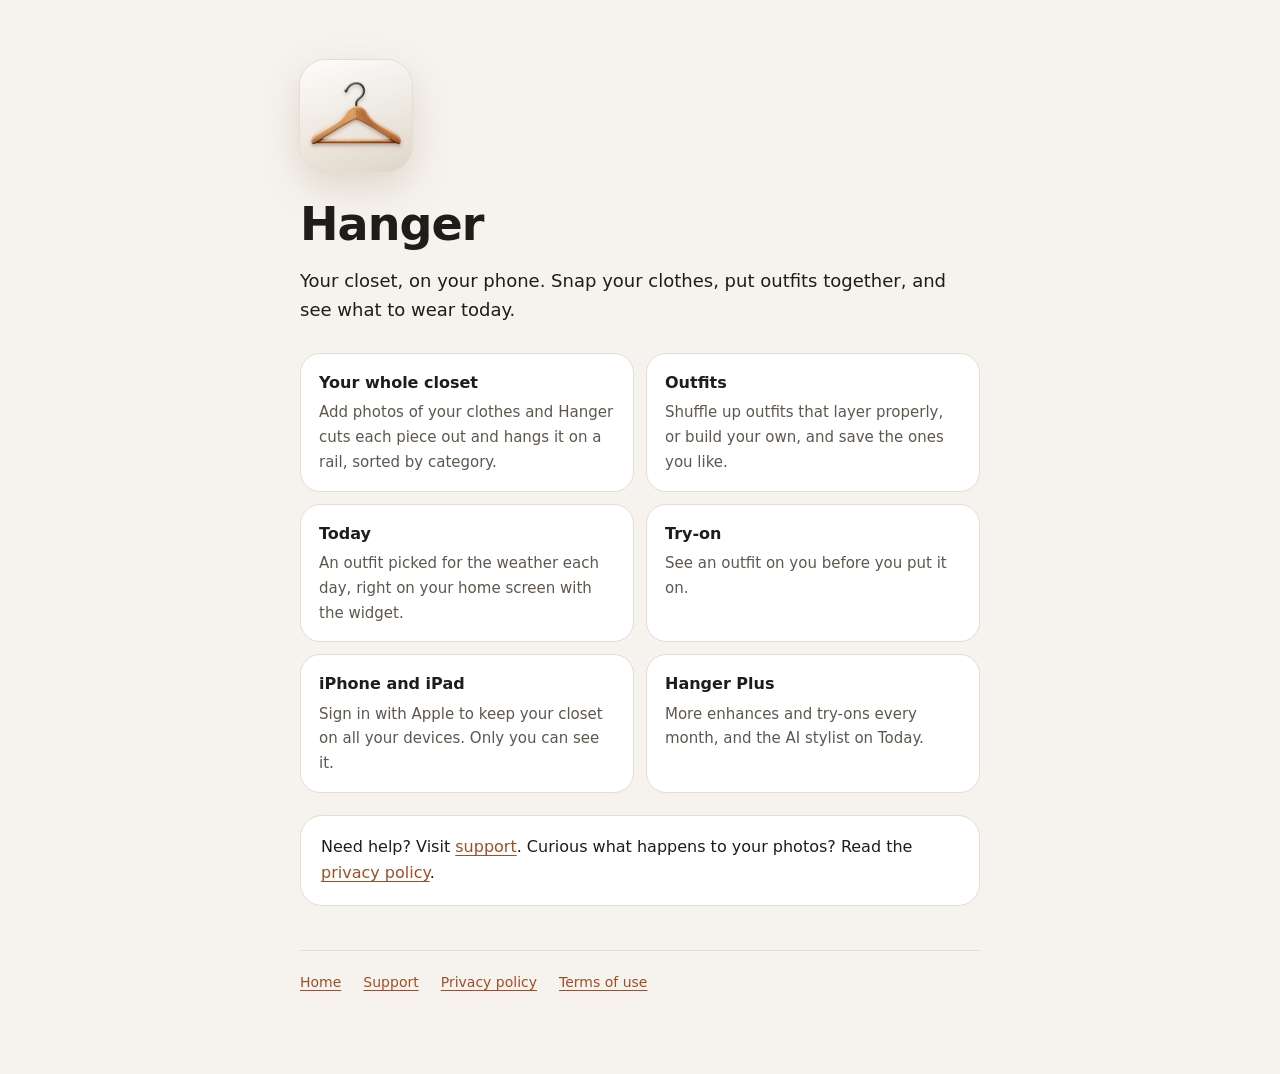
<file: index.html>
<!doctype html>
<html lang="en-CA"><head><meta charset="utf-8"><meta name="viewport" content="width=device-width,initial-scale=1">
<title>Hanger: your closet on your phone</title>
<meta name="description" content="Hanger puts your closet on your iPhone and iPad: photos of your clothes, outfits for the weather, and try-on to see them on you.">
<meta name="theme-color" content="#F6F3EE">
<meta name="color-scheme" content="light">
<link rel="icon" type="image/png" href="icon.png">
<link rel="apple-touch-icon" href="icon.png">
<link rel="stylesheet" href="style.css">
</head>
<body><a class="skip" href="#main">Skip to content</a><main id="main">

<div class="hero">
<img class="icon" src="icon.png" alt="Hanger app icon" width="112" height="112">
<h1>Hanger</h1>
<p class="lead">Your closet, on your phone. Snap your clothes, put outfits together, and see what to wear today.</p>
</div>

<div class="grid">
<div class="tile"><h3>Your whole closet</h3><p>Add photos of your clothes and Hanger cuts each piece out and hangs it on a rail, sorted by category.</p></div>
<div class="tile"><h3>Outfits</h3><p>Shuffle up outfits that layer properly, or build your own, and save the ones you like.</p></div>
<div class="tile"><h3>Today</h3><p>An outfit picked for the weather each day, right on your home screen with the widget.</p></div>
<div class="tile"><h3>Try-on</h3><p>See an outfit on you before you put it on.</p></div>
<div class="tile"><h3>iPhone and iPad</h3><p>Sign in with Apple to keep your closet on all your devices. Only you can see it.</p></div>
<div class="tile"><h3>Hanger Plus</h3><p>More enhances and try-ons every month, and the AI stylist on Today.</p></div>
</div>

<div class="card"><p>Need help? Visit <a href="support.html">support</a>. Curious what happens to your photos? Read the <a href="privacy.html">privacy policy</a>.</p></div>

<nav class="foot" aria-label="Footer"><a href="index.html">Home</a><a href="support.html">Support</a><a href="privacy.html">Privacy policy</a><a href="terms.html">Terms of use</a></nav>
</main></body></html>
</file>
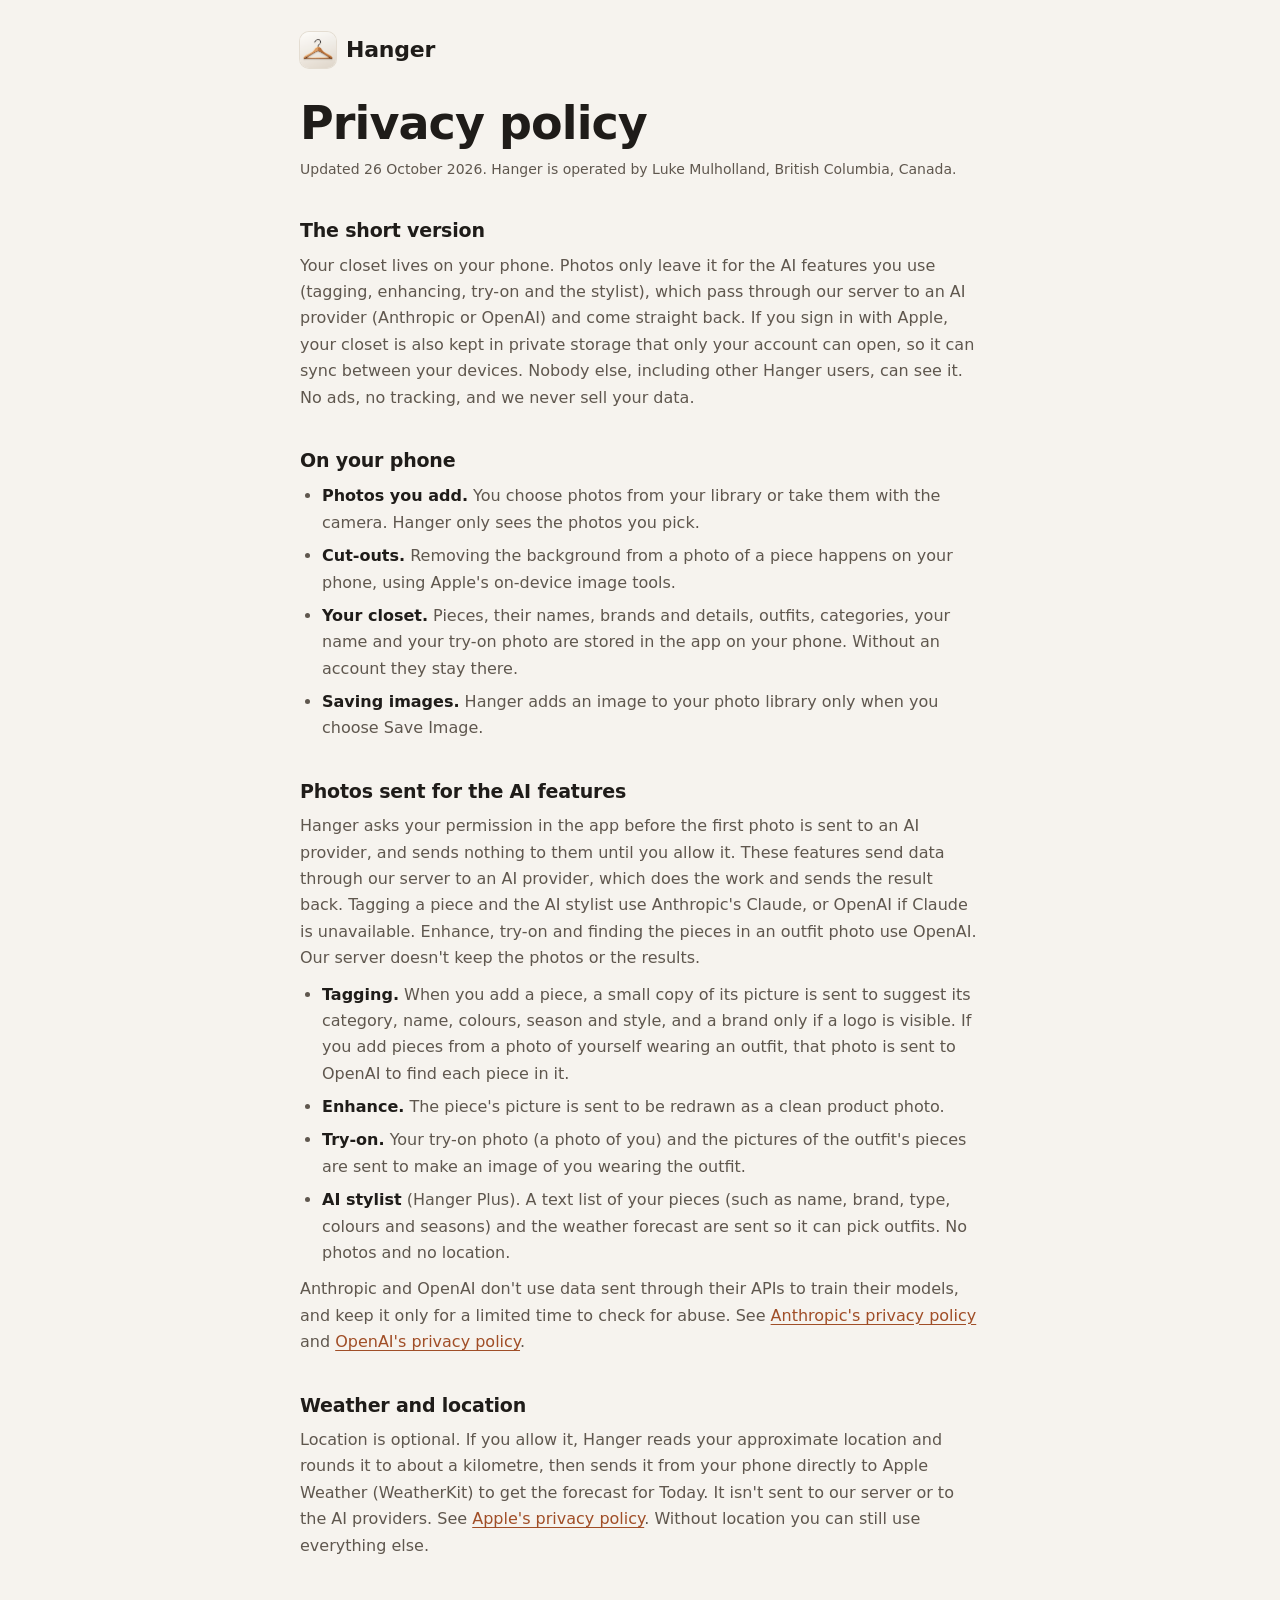
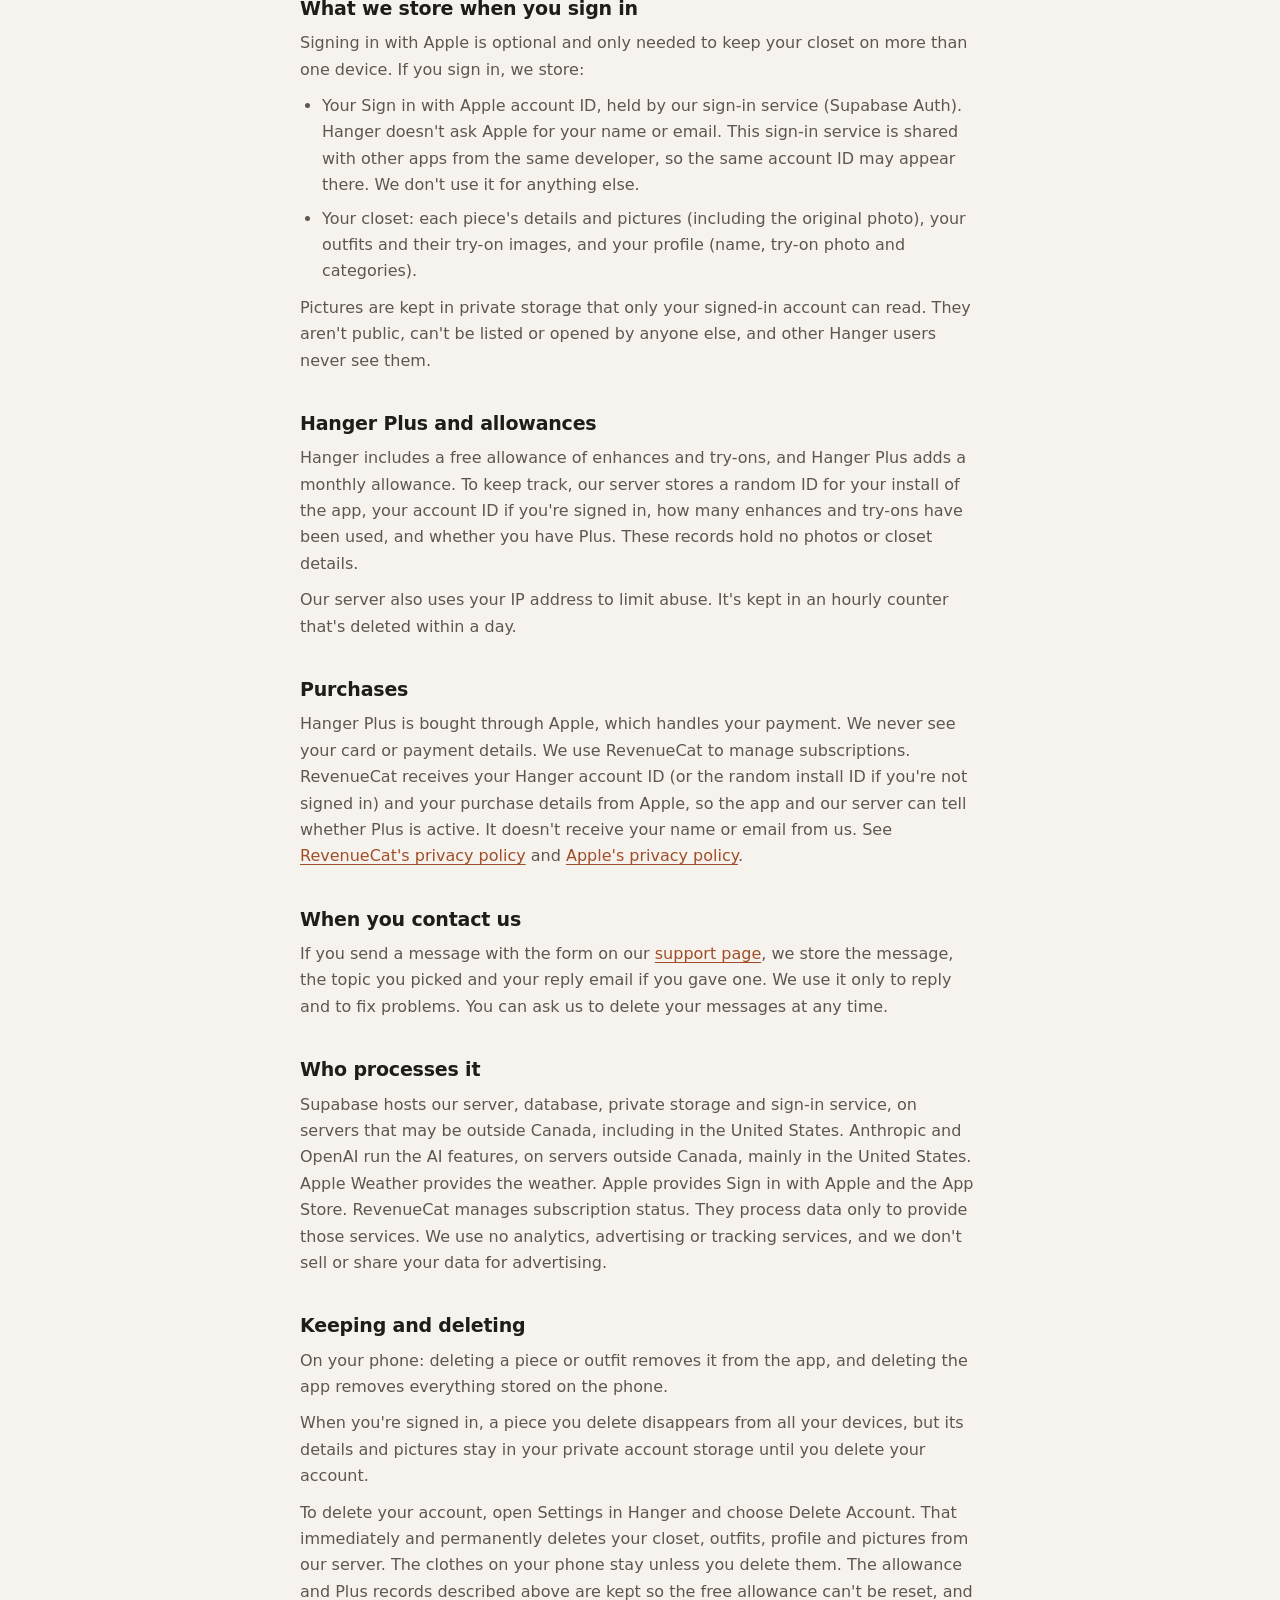
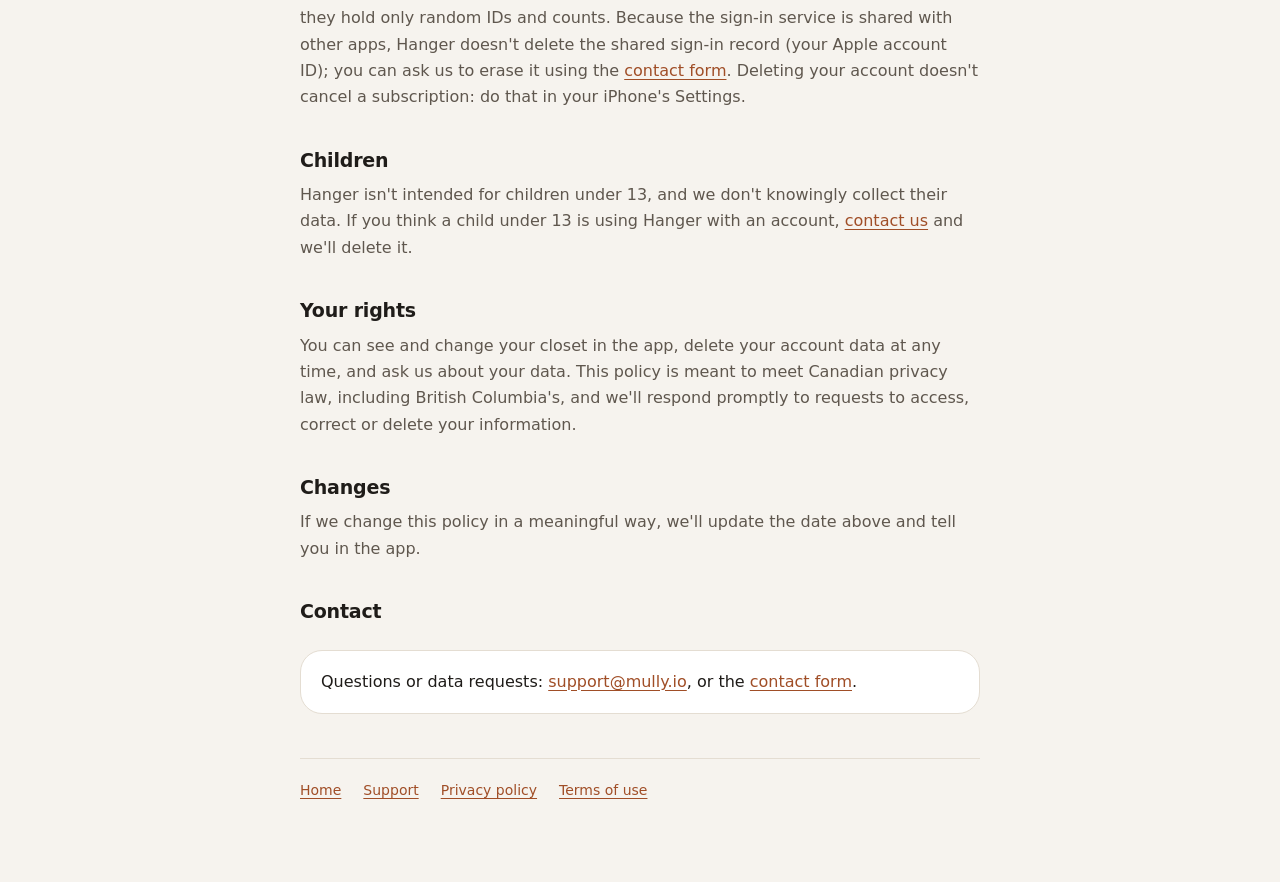
<file: privacy.html>
<!doctype html>
<html lang="en-CA"><head><meta charset="utf-8"><meta name="viewport" content="width=device-width,initial-scale=1">
<title>Privacy policy | Hanger</title>
<meta name="description" content="How Hanger handles your photos and closet: what stays on your phone, what goes to the AI features, and what's stored when you sign in.">
<meta name="theme-color" content="#F6F3EE">
<meta name="color-scheme" content="light">
<link rel="icon" type="image/png" href="icon.png">
<link rel="apple-touch-icon" href="icon.png">
<link rel="stylesheet" href="style.css">
</head>
<body><a class="skip" href="#main">Skip to content</a><main id="main">
<a class="logo" href="index.html"><img src="icon.png" alt="" width="36" height="36">Hanger</a>

<h1>Privacy policy</h1>
<p class="updated">Updated 26 October 2026. Hanger is operated by Luke Mulholland, British Columbia, Canada.</p>

<h2>The short version</h2>
<p>Your closet lives on your phone. Photos only leave it for the AI features you use (tagging, enhancing, try-on and the stylist), which pass through our server to an AI provider (Anthropic or OpenAI) and come straight back. If you sign in with Apple, your closet is also kept in private storage that only your account can open, so it can sync between your devices. Nobody else, including other Hanger users, can see it. No ads, no tracking, and we never sell your data.</p>

<h2>On your phone</h2>
<ul>
<li><b>Photos you add.</b> You choose photos from your library or take them with the camera. Hanger only sees the photos you pick.</li>
<li><b>Cut-outs.</b> Removing the background from a photo of a piece happens on your phone, using Apple's on-device image tools.</li>
<li><b>Your closet.</b> Pieces, their names, brands and details, outfits, categories, your name and your try-on photo are stored in the app on your phone. Without an account they stay there.</li>
<li><b>Saving images.</b> Hanger adds an image to your photo library only when you choose Save Image.</li>
</ul>

<h2>Photos sent for the AI features</h2>
<p>Hanger asks your permission in the app before the first photo is sent to an AI provider, and sends nothing to them until you allow it. These features send data through our server to an AI provider, which does the work and sends the result back. Tagging a piece and the AI stylist use Anthropic's Claude, or OpenAI if Claude is unavailable. Enhance, try-on and finding the pieces in an outfit photo use OpenAI. Our server doesn't keep the photos or the results.</p>
<ul>
<li><b>Tagging.</b> When you add a piece, a small copy of its picture is sent to suggest its category, name, colours, season and style, and a brand only if a logo is visible. If you add pieces from a photo of yourself wearing an outfit, that photo is sent to OpenAI to find each piece in it.</li>
<li><b>Enhance.</b> The piece's picture is sent to be redrawn as a clean product photo.</li>
<li><b>Try-on.</b> Your try-on photo (a photo of you) and the pictures of the outfit's pieces are sent to make an image of you wearing the outfit.</li>
<li><b>AI stylist</b> (Hanger Plus). A text list of your pieces (such as name, brand, type, colours and seasons) and the weather forecast are sent so it can pick outfits. No photos and no location.</li>
</ul>
<p>Anthropic and OpenAI don't use data sent through their APIs to train their models, and keep it only for a limited time to check for abuse. See <a href="https://www.anthropic.com/legal/privacy">Anthropic's privacy policy</a> and <a href="https://openai.com/policies/privacy-policy/">OpenAI's privacy policy</a>.</p>

<h2>Weather and location</h2>
<p>Location is optional. If you allow it, Hanger reads your approximate location and rounds it to about a kilometre, then sends it from your phone directly to Apple Weather (WeatherKit) to get the forecast for Today. It isn't sent to our server or to the AI providers. See <a href="https://www.apple.com/legal/privacy/">Apple's privacy policy</a>. Without location you can still use everything else.</p>

<h2>What we store when you sign in</h2>
<p>Signing in with Apple is optional and only needed to keep your closet on more than one device. If you sign in, we store:</p>
<ul>
<li>Your Sign in with Apple account ID, held by our sign-in service (Supabase Auth). Hanger doesn't ask Apple for your name or email. This sign-in service is shared with other apps from the same developer, so the same account ID may appear there. We don't use it for anything else.</li>
<li>Your closet: each piece's details and pictures (including the original photo), your outfits and their try-on images, and your profile (name, try-on photo and categories).</li>
</ul>
<p>Pictures are kept in private storage that only your signed-in account can read. They aren't public, can't be listed or opened by anyone else, and other Hanger users never see them.</p>

<h2>Hanger Plus and allowances</h2>
<p>Hanger includes a free allowance of enhances and try-ons, and Hanger Plus adds a monthly allowance. To keep track, our server stores a random ID for your install of the app, your account ID if you're signed in, how many enhances and try-ons have been used, and whether you have Plus. These records hold no photos or closet details.</p>
<p>Our server also uses your IP address to limit abuse. It's kept in an hourly counter that's deleted within a day.</p>

<h2>Purchases</h2>
<p>Hanger Plus is bought through Apple, which handles your payment. We never see your card or payment details. We use RevenueCat to manage subscriptions. RevenueCat receives your Hanger account ID (or the random install ID if you're not signed in) and your purchase details from Apple, so the app and our server can tell whether Plus is active. It doesn't receive your name or email from us. See <a href="https://www.revenuecat.com/privacy">RevenueCat's privacy policy</a> and <a href="https://www.apple.com/legal/privacy/">Apple's privacy policy</a>.</p>

<h2>When you contact us</h2>
<p>If you send a message with the form on our <a href="support.html#contact">support page</a>, we store the message, the topic you picked and your reply email if you gave one. We use it only to reply and to fix problems. You can ask us to delete your messages at any time.</p>

<h2>Who processes it</h2>
<p>Supabase hosts our server, database, private storage and sign-in service, on servers that may be outside Canada, including in the United States. Anthropic and OpenAI run the AI features, on servers outside Canada, mainly in the United States. Apple Weather provides the weather. Apple provides Sign in with Apple and the App Store. RevenueCat manages subscription status. They process data only to provide those services. We use no analytics, advertising or tracking services, and we don't sell or share your data for advertising.</p>

<h2>Keeping and deleting</h2>
<p>On your phone: deleting a piece or outfit removes it from the app, and deleting the app removes everything stored on the phone.</p>
<p>When you're signed in, a piece you delete disappears from all your devices, but its details and pictures stay in your private account storage until you delete your account.</p>
<p>To delete your account, open Settings in Hanger and choose Delete Account. That immediately and permanently deletes your closet, outfits, profile and pictures from our server. The clothes on your phone stay unless you delete them. The allowance and Plus records described above are kept so the free allowance can't be reset, and they hold only random IDs and counts. Because the sign-in service is shared with other apps, Hanger doesn't delete the shared sign-in record (your Apple account ID); you can ask us to erase it using the <a href="support.html#contact">contact form</a>. Deleting your account doesn't cancel a subscription: do that in your iPhone's Settings.</p>

<h2>Children</h2>
<p>Hanger isn't intended for children under 13, and we don't knowingly collect their data. If you think a child under 13 is using Hanger with an account, <a href="support.html#contact">contact us</a> and we'll delete it.</p>

<h2>Your rights</h2>
<p>You can see and change your closet in the app, delete your account data at any time, and ask us about your data. This policy is meant to meet Canadian privacy law, including British Columbia's, and we'll respond promptly to requests to access, correct or delete your information.</p>

<h2>Changes</h2>
<p>If we change this policy in a meaningful way, we'll update the date above and tell you in the app.</p>

<h2>Contact</h2>
<div class="card"><p>Questions or data requests: <a href="mailto:support@mully.io">support@mully.io</a>, or the <a href="support.html#contact">contact form</a>.</p></div>

<nav class="foot" aria-label="Footer"><a href="index.html">Home</a><a href="support.html">Support</a><a href="privacy.html">Privacy policy</a><a href="terms.html">Terms of use</a></nav>
</main></body></html>
</file>
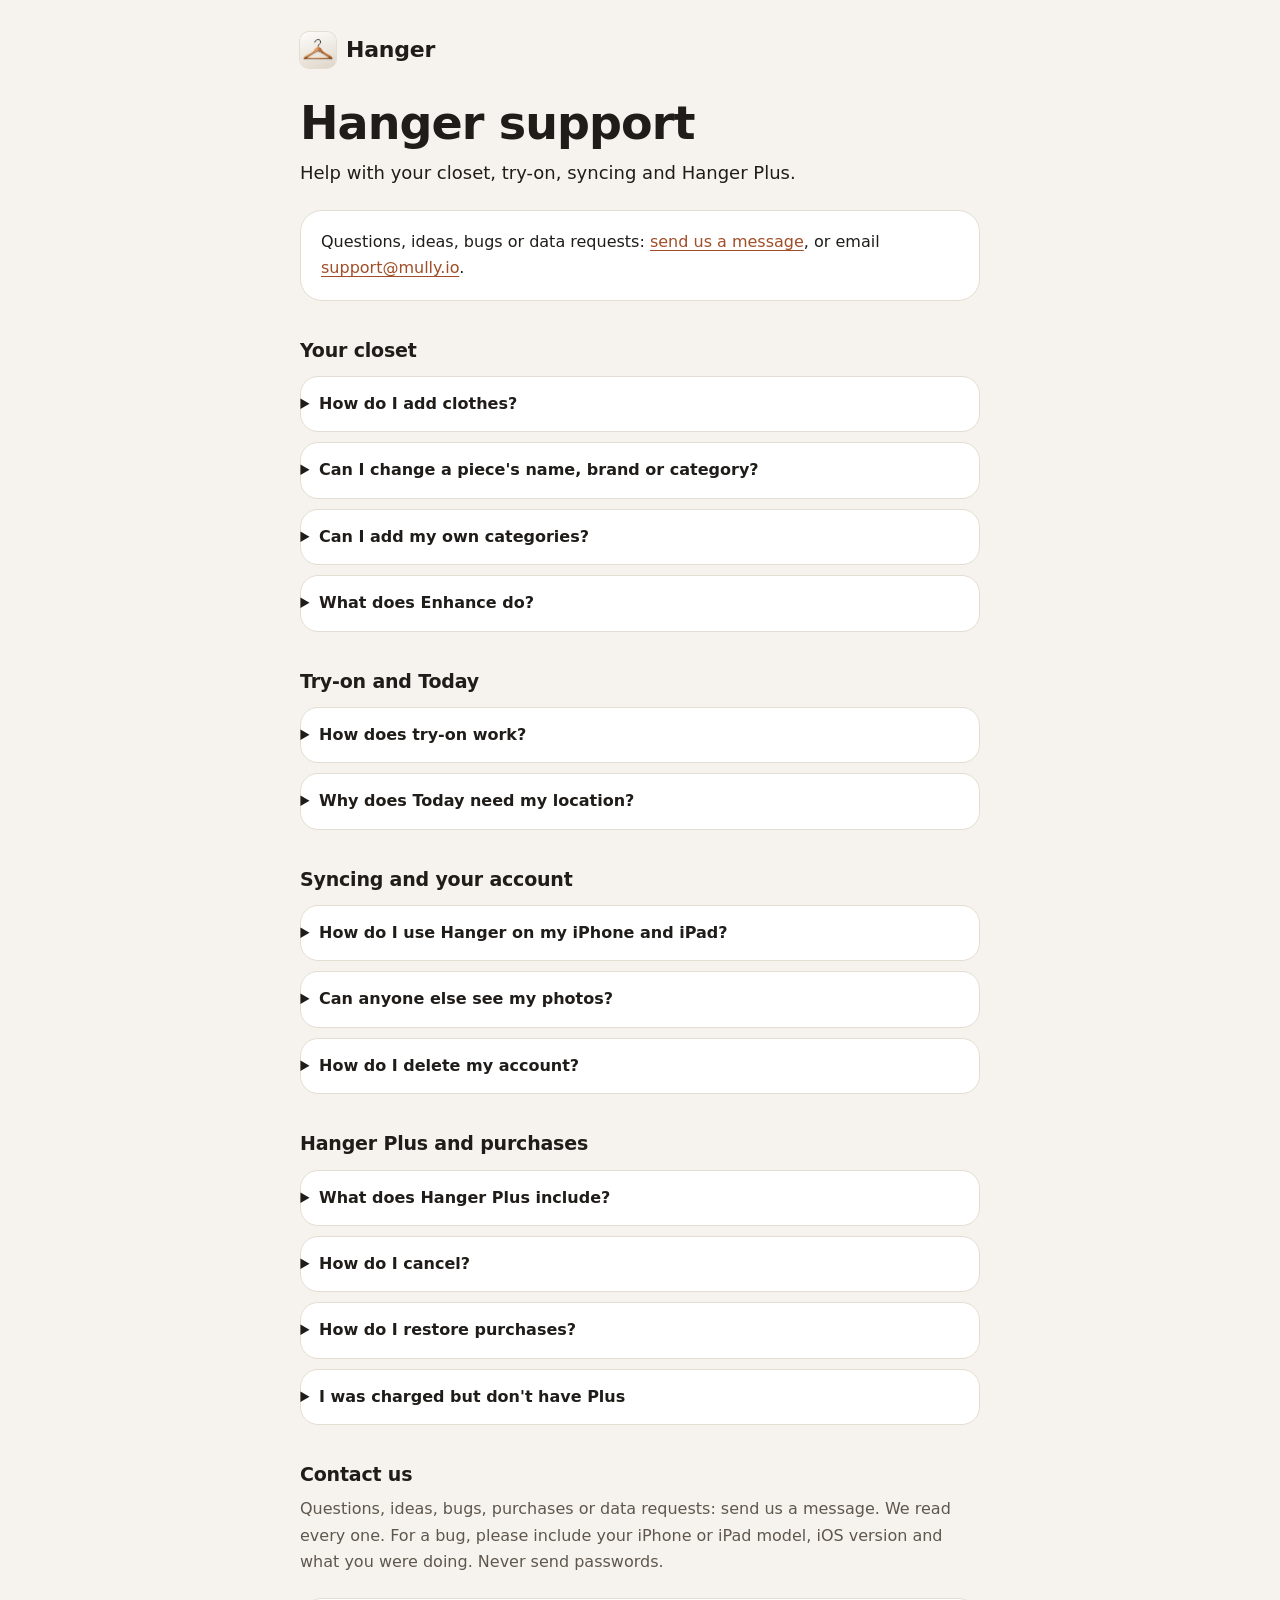
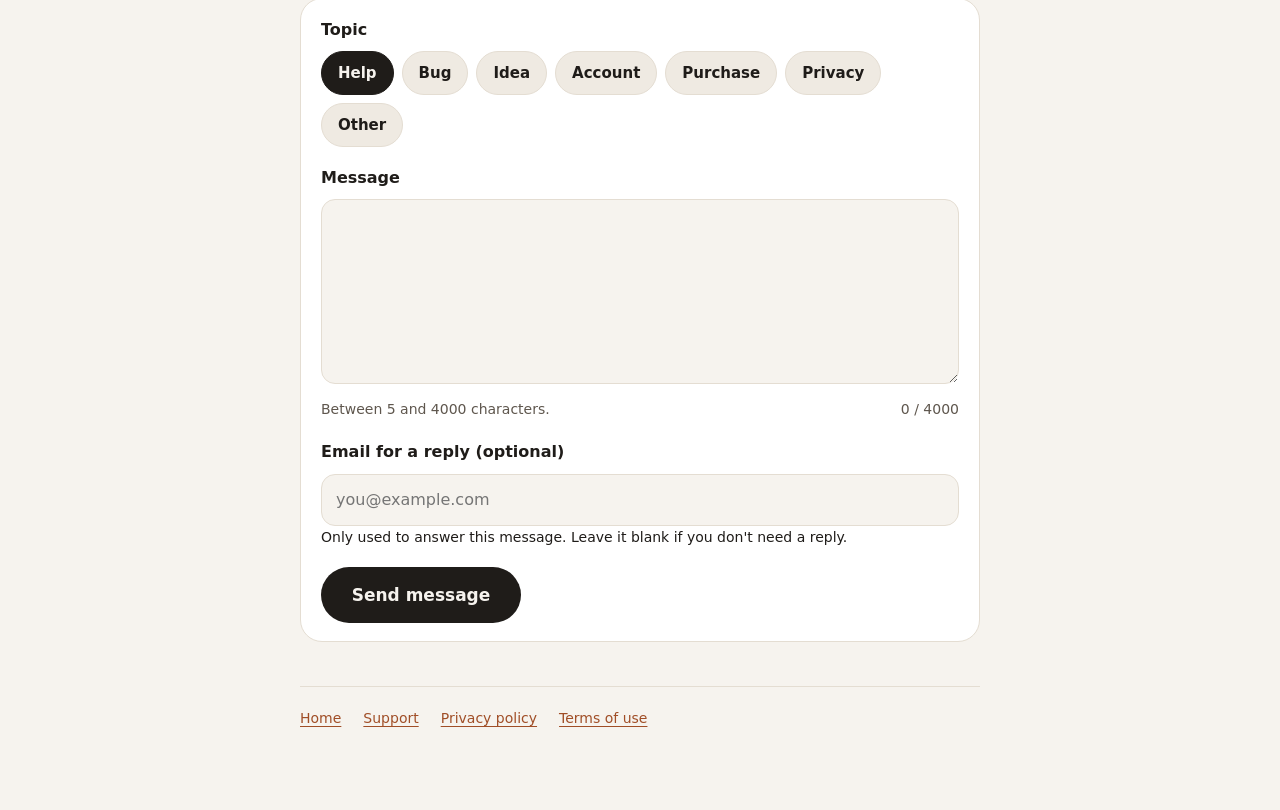
<file: support.html>
<!doctype html>
<html lang="en-CA"><head><meta charset="utf-8"><meta name="viewport" content="width=device-width,initial-scale=1">
<title>Support | Hanger</title>
<meta name="description" content="Help with Hanger: adding clothes, try-on, syncing, Hanger Plus, restoring purchases and deleting your data.">
<meta name="theme-color" content="#F6F3EE">
<meta name="color-scheme" content="light">
<link rel="icon" type="image/png" href="icon.png">
<link rel="apple-touch-icon" href="icon.png">
<link rel="stylesheet" href="style.css">
</head>
<body><a class="skip" href="#main">Skip to content</a><main id="main">
<a class="logo" href="index.html"><img src="icon.png" alt="" width="36" height="36">Hanger</a>

<h1>Hanger support</h1>
<p class="lead">Help with your closet, try-on, syncing and Hanger Plus.</p>
<div class="card"><p>Questions, ideas, bugs or data requests: <a href="#contact">send us a message</a>, or email <a href="mailto:support@mully.io">support@mully.io</a>.</p></div>

<h2>Your closet</h2>
<details><summary>How do I add clothes?</summary><p>Tap + on the Closet tab and pick photos or take new ones. Hanger cuts each piece out of its photo on your phone, then suggests a category, name and details. Check them on the review screen and save. A photo with one piece on a plain background works best.</p></details>
<details><summary>Can I change a piece's name, brand or category?</summary><p>Yes. Open the piece to edit its name and brand, or touch and hold it in the closet and choose Move to. Brands help when you have similar pieces, like three pairs of jeans: the stylist will name the one it means.</p></details>
<details><summary>Can I add my own categories?</summary><p>Yes. Open Settings, then Categories. You can rename, reorder or hide categories, and add your own (for example Overshirts). Each one counts as a built-in kind so outfits still come together properly.</p></details>
<details><summary>What does Enhance do?</summary><p>Enhance redraws a piece as a clean product photo. It uses AI, so it counts toward your allowance: 10 free enhances, or 100 a month with Hanger Plus. Enhances keep going if you leave the app.</p></details>

<h2>Try-on and Today</h2>
<details><summary>How does try-on work?</summary><p>Add a try-on photo of yourself (full length, standing, in good light), then pick an outfit to try on. Hanger makes an image of you wearing it. You get 3 free try-ons, or 30 a month with Hanger Plus.</p></details>
<details><summary>Why does Today need my location?</summary><p>Only to get the weather, so it can suggest what to wear. Hanger rounds your location to about a kilometre and asks the weather service directly. You can turn it off in Settings &gt; Privacy &amp; Security &gt; Location Services &gt; Hanger.</p></details>

<h2>Syncing and your account</h2>
<details><summary>How do I use Hanger on my iPhone and iPad?</summary><p>Open Settings in Hanger on each device and sign in with Apple using the same Apple Account. Your closet, outfits, categories and try-on photo sync between them. Anyone else who signs in only ever sees their own closet.</p></details>
<details><summary>Can anyone else see my photos?</summary><p>No. Without an account your closet stays on your phone. With an account it's kept in private storage that only your signed-in account can open. There's no public link to your pictures and no way to browse other people's closets. Photos sent for the AI features aren't kept by our server. See the <a href="privacy.html">privacy policy</a> for details.</p></details>
<details><summary>How do I delete my account?</summary><p>Open Settings in Hanger and choose Delete Account. Your closet, outfits, profile and pictures are deleted from our server immediately and for good, and you're signed out. The clothes on your phone stay unless you delete them. Deleting your account doesn't cancel a Hanger Plus subscription.</p></details>

<h2>Hanger Plus and purchases</h2>
<details><summary>What does Hanger Plus include?</summary><p>Your closet, outfits, syncing and the widget are free. Hanger Plus adds 100 enhances and 30 try-ons a month, and the AI stylist on Today, which picks outfits for the weather. It's a monthly or yearly subscription. The monthly allowance starts again at the beginning of each month.</p></details>
<details><summary>How do I cancel?</summary><p>Open Settings in Hanger and choose Manage Subscription, or go to Settings &gt; your name &gt; Subscriptions on your iPhone. You keep Plus until the end of the period you paid for. Deleting the app doesn't cancel a subscription.</p></details>
<details><summary>How do I restore purchases?</summary><p>Open the Hanger Plus screen (Settings &gt; Get Hanger Plus) and choose Restore Purchases. Make sure you're signed in to the same Apple Account you used to buy. If you sign in to Hanger, Plus follows your account to your other devices.</p></details>
<details><summary>I was charged but don't have Plus</summary><p>Try Restore Purchases first. Refunds are handled by Apple at <a href="https://reportaproblem.apple.com">reportaproblem.apple.com</a>.</p></details>

<h2 id="contact">Contact us</h2>
<p>Questions, ideas, bugs, purchases or data requests: send us a message. We read every one. For a bug, please include your iPhone or iPad model, iOS version and what you were doing. Never send passwords.</p>
<div class="card">
<form id="contact-form" action="#" method="post" novalidate>
<fieldset>
<legend>Topic</legend>
<div class="topics">
<input type="radio" name="topic" id="t-help" value="help" checked><label for="t-help">Help</label>
<input type="radio" name="topic" id="t-bug" value="bug"><label for="t-bug">Bug</label>
<input type="radio" name="topic" id="t-idea" value="idea"><label for="t-idea">Idea</label>
<input type="radio" name="topic" id="t-account" value="account"><label for="t-account">Account</label>
<input type="radio" name="topic" id="t-purchase" value="purchase"><label for="t-purchase">Purchase</label>
<input type="radio" name="topic" id="t-privacy" value="privacy"><label for="t-privacy">Privacy</label>
<input type="radio" name="topic" id="t-other" value="other"><label for="t-other">Other</label>
</div>
</fieldset>
<div style="margin-bottom:18px">
<label class="lbl" for="message">Message</label>
<textarea id="message" name="message" rows="6" aria-describedby="count" required></textarea>
<div class="count"><span id="count-label">Between 5 and 4000 characters.</span><span id="count"><output id="count-n" for="message">0</output> / 4000</span></div>
</div>
<div style="margin-bottom:18px">
<label class="lbl" for="email">Email for a reply (optional)</label>
<input type="email" id="email" name="email" autocomplete="email" inputmode="email" maxlength="254" placeholder="you@example.com" aria-describedby="email-hint">
<p class="hint" id="email-hint">Only used to answer this message. Leave it blank if you don't need a reply.</p>
</div>
<div class="hp" aria-hidden="true"><label for="website">Leave this field empty</label><input type="text" id="website" name="website" tabindex="-1" autocomplete="off"></div>
<button type="submit" class="btn" id="send">Send message</button>
<div id="form-error" class="msg err" role="alert" tabindex="-1" hidden></div>
<noscript><p class="msg err">The contact form needs JavaScript turned on.</p></noscript>
</form>
<div id="form-ok" class="msg ok" role="status" tabindex="-1" hidden><b>Thanks! We read every message.</b><span id="ok-detail"></span></div>
</div>
<script>
(function () {
  var ENDPOINT = 'https://oqyteqixrtobhncfpcyx.supabase.co/rest/v1/rpc/hanger_submit_support_message';
  var KEY = 'sb_publishable_qrOJIaUs52pmVl8lvZ-Yxg_fFR2LHHQ';
  var f = document.getElementById('contact-form'), msg = document.getElementById('message'),
      em = document.getElementById('email'), btn = document.getElementById('send'),
      err = document.getElementById('form-error'), ok = document.getElementById('form-ok'),
      okd = document.getElementById('ok-detail'), cn = document.getElementById('count-n');
  var busy = false;
  function len() { return Array.from(msg.value.trim()).length; }
  function updateCount() { var n = len(); cn.textContent = n; cn.className = n > 4000 ? 'over' : ''; }
  msg.addEventListener('input', updateCount);
  function validEmail(v) { return v.length <= 254 && /^[^@\s]+@[^@\s]+\.[^@\s]+$/.test(v); }
  var TEXT = {
    message_too_short: 'Add a little more detail (at least 5 characters).',
    message_too_long: 'That is a bit long. Please keep it under 4000 characters.',
    invalid_email: 'That email address does not look right. Fix it, or clear it to send without one.',
    busy: 'We are getting a lot of messages right now. Please try again in a little while.',
    too_many: 'You have sent a few messages already. Please wait a bit before sending another.',
    offline: 'We could not reach the server. Check your connection and try again.',
    other: 'We could not send that. Please try again in a moment.'
  };
  function fail(code, field) {
    msg.removeAttribute('aria-invalid'); em.removeAttribute('aria-invalid');
    err.textContent = TEXT[code] || TEXT.other; err.hidden = false;
    if (field) { field.setAttribute('aria-invalid', 'true'); field.focus(); } else { err.focus(); }
  }
  function codeFrom(body) {
    var t = String((body && (body.message || body.hint || body.details)) || '').toLowerCase();
    var keys = ['message_too_short', 'message_too_long', 'invalid_email', 'too_many', 'busy'];
    for (var i = 0; i < keys.length; i++) { if (t.indexOf(keys[i]) > -1) return keys[i]; }
    return 'other';
  }
  function showOk(mail) {
    okd.textContent = mail
      ? 'If your message needs an answer, we will reply to the address you gave us.'
      : 'You did not leave an email, so we cannot write back, but we will use what you told us to make Hanger better.';
    f.hidden = true; ok.hidden = false; ok.focus();
  }
  f.addEventListener('submit', function (e) {
    e.preventDefault();
    if (busy) return;
    err.hidden = true;
    var m = msg.value.trim(), mail = em.value.trim(), n = len();
    if (n < 5) return fail('message_too_short', msg);
    if (n > 4000) return fail('message_too_long', msg);
    if (mail && !validEmail(mail)) return fail('invalid_email', em);
    // Honeypot: real people never see this field, so a filled one means a bot. Pretend it worked, send nothing.
    if (document.getElementById('website').value) { showOk(mail); return; }
    busy = true; btn.disabled = true; btn.textContent = 'Sending...';
    var ctl = ('AbortController' in window) ? new AbortController() : null;
    var timer = ctl ? setTimeout(function () { ctl.abort(); }, 20000) : null;
    fetch(ENDPOINT, {
      method: 'POST',
      headers: { 'apikey': KEY, 'Content-Type': 'application/json' },
      body: JSON.stringify({ p_topic: f.elements.topic.value || 'other', p_message: m, p_reply_email: mail || null, p_source: 'web' }),
      signal: ctl ? ctl.signal : undefined
    }).then(function (r) {
      if (r.ok) { showOk(mail); return; }
      return r.json().catch(function () { return null; }).then(function (b) {
        var c = codeFrom(b);
        fail(c, c === 'message_too_short' || c === 'message_too_long' ? msg : c === 'invalid_email' ? em : null);
      });
    }).catch(function () {
      fail('offline');
    }).then(function () {
      if (timer) clearTimeout(timer);
      busy = false; btn.disabled = false; btn.textContent = 'Send message';
    });
  });
})();
</script>

<nav class="foot" aria-label="Footer"><a href="index.html">Home</a><a href="support.html">Support</a><a href="privacy.html">Privacy policy</a><a href="terms.html">Terms of use</a></nav>
</main></body></html>
</file>
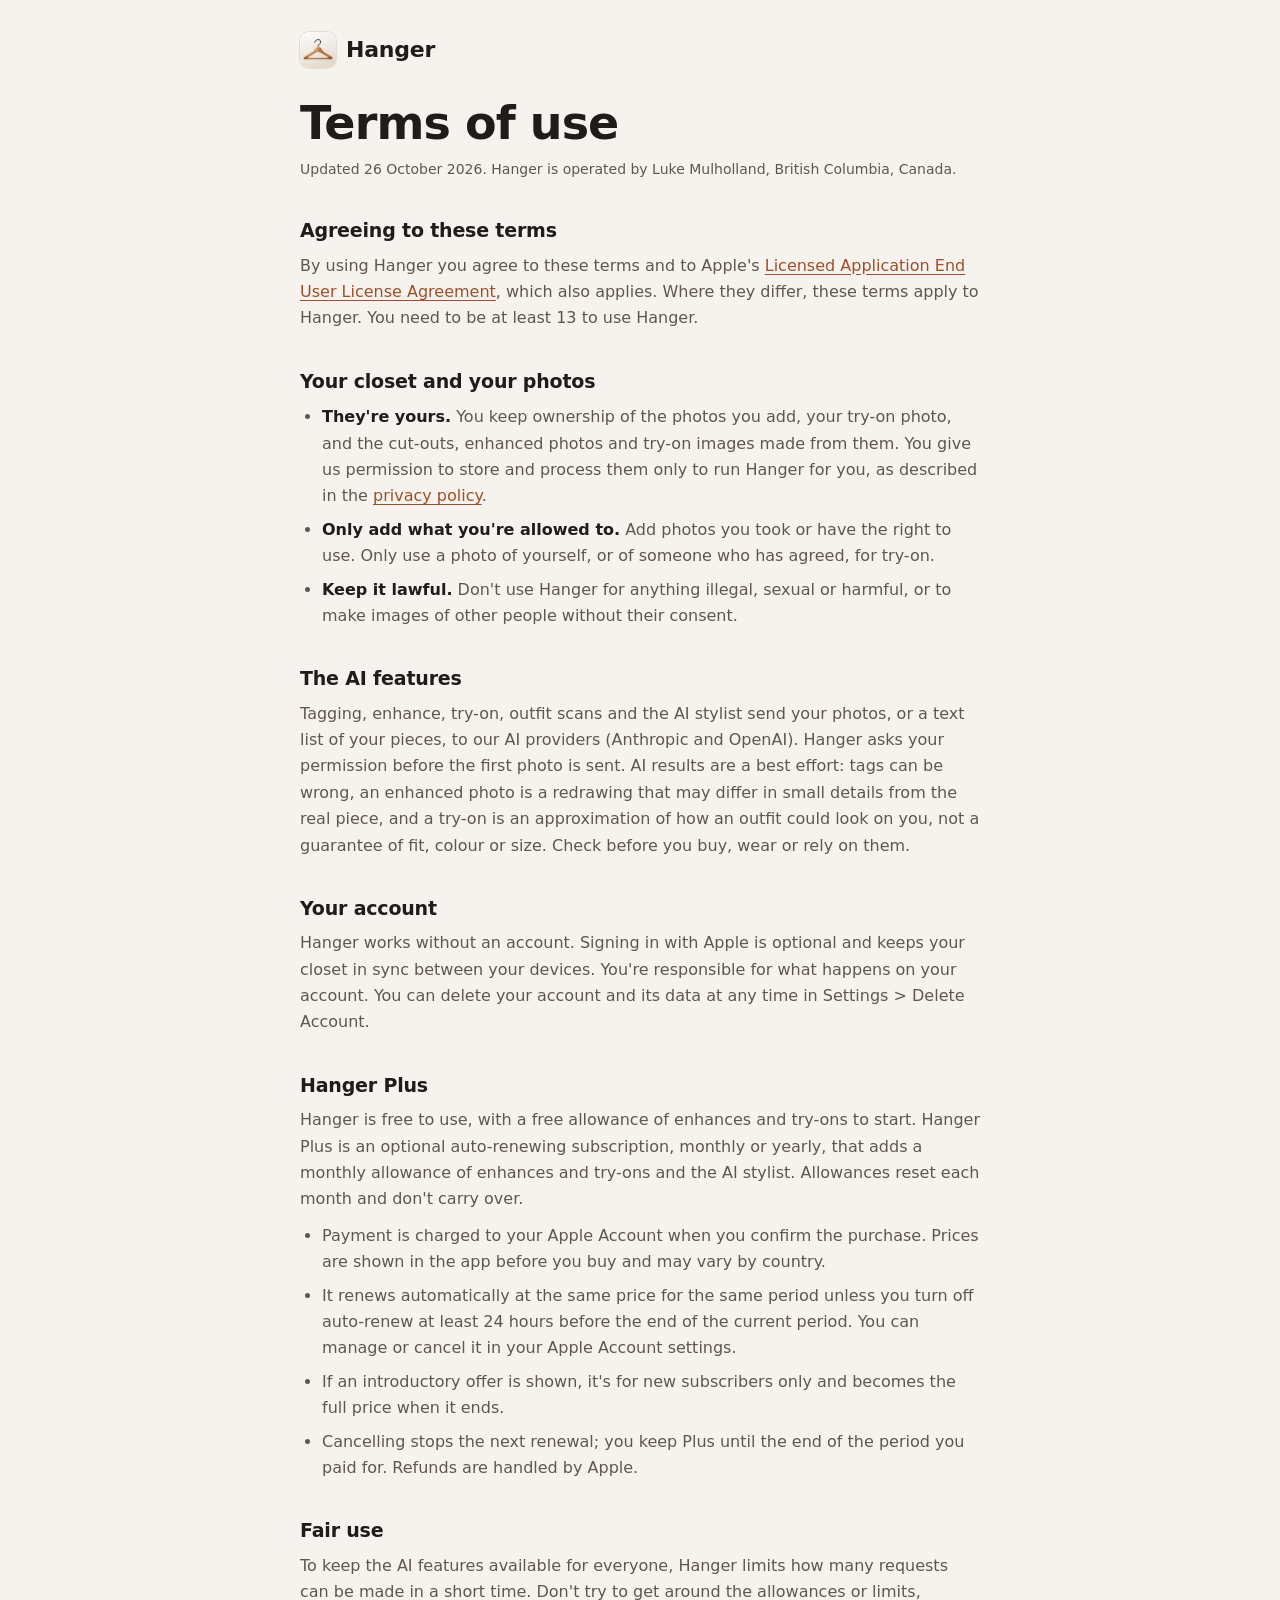
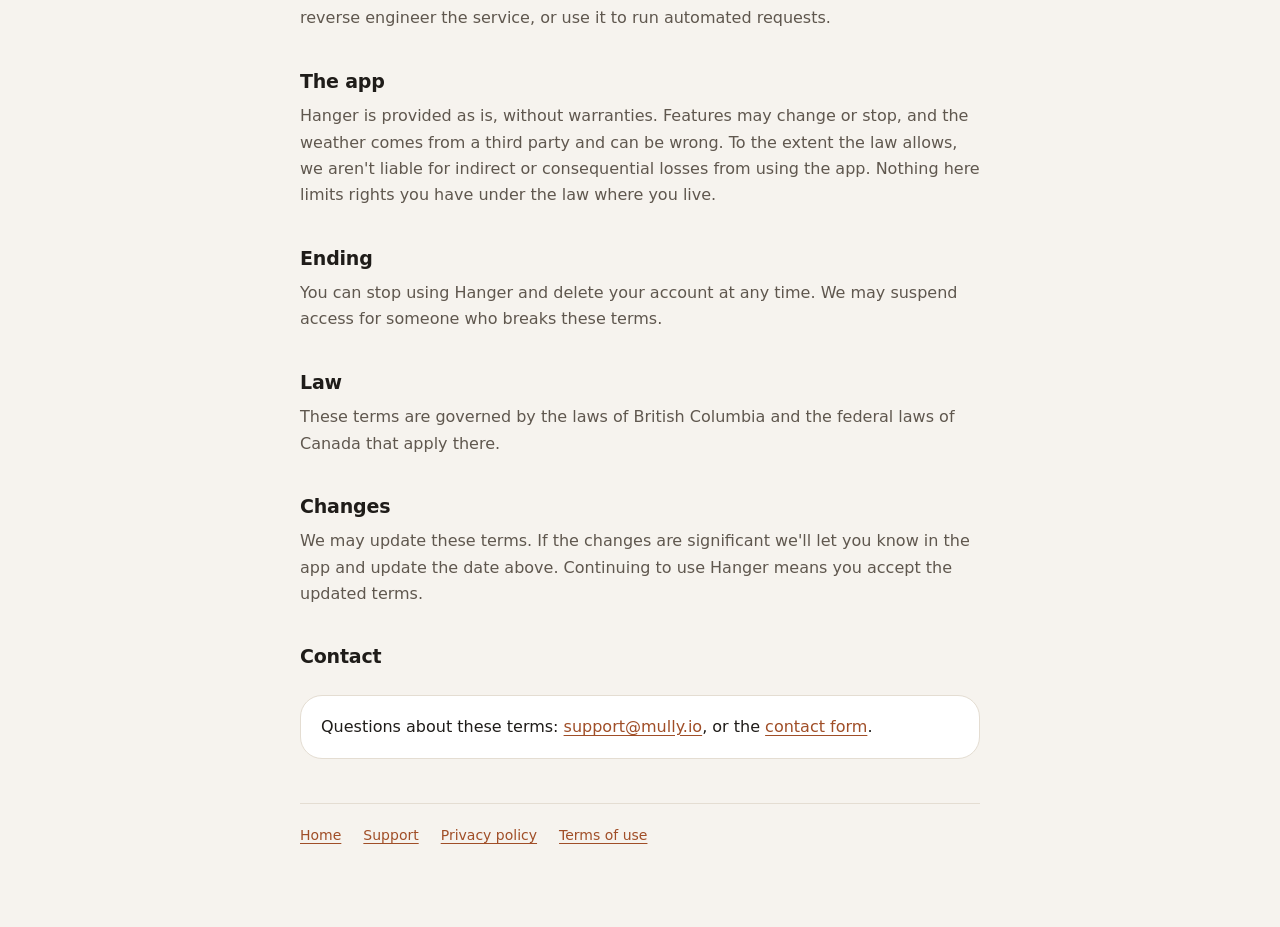
<file: terms.html>
<!doctype html>
<html lang="en-CA"><head><meta charset="utf-8"><meta name="viewport" content="width=device-width,initial-scale=1">
<title>Terms of use | Hanger</title>
<meta name="description" content="The terms for using Hanger and Hanger Plus: your closet, the AI features, subscriptions and your rights.">
<meta name="theme-color" content="#F6F3EE">
<meta name="color-scheme" content="light">
<link rel="icon" type="image/png" href="icon.png">
<link rel="apple-touch-icon" href="icon.png">
<link rel="stylesheet" href="style.css">
</head>
<body><a class="skip" href="#main">Skip to content</a><main id="main">
<a class="logo" href="index.html"><img src="icon.png" alt="" width="36" height="36">Hanger</a>

<h1>Terms of use</h1>
<p class="updated">Updated 26 October 2026. Hanger is operated by Luke Mulholland, British Columbia, Canada.</p>

<h2>Agreeing to these terms</h2>
<p>By using Hanger you agree to these terms and to Apple's <a href="https://www.apple.com/legal/internet-services/itunes/dev/stdeula/">Licensed Application End User License Agreement</a>, which also applies. Where they differ, these terms apply to Hanger. You need to be at least 13 to use Hanger.</p>

<h2>Your closet and your photos</h2>
<ul>
<li><b>They're yours.</b> You keep ownership of the photos you add, your try-on photo, and the cut-outs, enhanced photos and try-on images made from them. You give us permission to store and process them only to run Hanger for you, as described in the <a href="privacy.html">privacy policy</a>.</li>
<li><b>Only add what you're allowed to.</b> Add photos you took or have the right to use. Only use a photo of yourself, or of someone who has agreed, for try-on.</li>
<li><b>Keep it lawful.</b> Don't use Hanger for anything illegal, sexual or harmful, or to make images of other people without their consent.</li>
</ul>

<h2>The AI features</h2>
<p>Tagging, enhance, try-on, outfit scans and the AI stylist send your photos, or a text list of your pieces, to our AI providers (Anthropic and OpenAI). Hanger asks your permission before the first photo is sent. AI results are a best effort: tags can be wrong, an enhanced photo is a redrawing that may differ in small details from the real piece, and a try-on is an approximation of how an outfit could look on you, not a guarantee of fit, colour or size. Check before you buy, wear or rely on them.</p>

<h2>Your account</h2>
<p>Hanger works without an account. Signing in with Apple is optional and keeps your closet in sync between your devices. You're responsible for what happens on your account. You can delete your account and its data at any time in Settings &gt; Delete Account.</p>

<h2>Hanger Plus</h2>
<p>Hanger is free to use, with a free allowance of enhances and try-ons to start. Hanger Plus is an optional auto-renewing subscription, monthly or yearly, that adds a monthly allowance of enhances and try-ons and the AI stylist. Allowances reset each month and don't carry over.</p>
<ul>
<li>Payment is charged to your Apple Account when you confirm the purchase. Prices are shown in the app before you buy and may vary by country.</li>
<li>It renews automatically at the same price for the same period unless you turn off auto-renew at least 24 hours before the end of the current period. You can manage or cancel it in your Apple Account settings.</li>
<li>If an introductory offer is shown, it's for new subscribers only and becomes the full price when it ends.</li>
<li>Cancelling stops the next renewal; you keep Plus until the end of the period you paid for. Refunds are handled by Apple.</li>
</ul>

<h2>Fair use</h2>
<p>To keep the AI features available for everyone, Hanger limits how many requests can be made in a short time. Don't try to get around the allowances or limits, reverse engineer the service, or use it to run automated requests.</p>

<h2>The app</h2>
<p>Hanger is provided as is, without warranties. Features may change or stop, and the weather comes from a third party and can be wrong. To the extent the law allows, we aren't liable for indirect or consequential losses from using the app. Nothing here limits rights you have under the law where you live.</p>

<h2>Ending</h2>
<p>You can stop using Hanger and delete your account at any time. We may suspend access for someone who breaks these terms.</p>

<h2>Law</h2>
<p>These terms are governed by the laws of British Columbia and the federal laws of Canada that apply there.</p>

<h2>Changes</h2>
<p>We may update these terms. If the changes are significant we'll let you know in the app and update the date above. Continuing to use Hanger means you accept the updated terms.</p>

<h2>Contact</h2>
<div class="card"><p>Questions about these terms: <a href="mailto:support@mully.io">support@mully.io</a>, or the <a href="support.html#contact">contact form</a>.</p></div>

<nav class="foot" aria-label="Footer"><a href="index.html">Home</a><a href="support.html">Support</a><a href="privacy.html">Privacy policy</a><a href="terms.html">Terms of use</a></nav>
</main></body></html>
</file>
<file: style.css>
:root{color-scheme:light;--bg:#F6F3EE;--card:#FFFFFF;--soft:#EFEAE2;--line:#E4DDD2;--txt:#1F1C19;--mut:#5F574E;--rust:#C8693A;--link:#A04E27;--wood:#C99A6B}
*{box-sizing:border-box}
html{-webkit-text-size-adjust:100%}
body{margin:0;background:var(--bg);color:var(--txt);font:16px/1.65 system-ui,-apple-system,"SF Pro Text","Segoe UI",Roboto,sans-serif}
main{max-width:720px;margin:0 auto;padding:32px 20px 80px}
h1{font-weight:850;font-size:clamp(32px,8vw,46px);line-height:1.08;letter-spacing:-.02em;margin:22px 0 10px}
h2{font-size:19px;font-weight:800;margin:34px 0 6px;letter-spacing:-.01em}
h3{font-size:16px;font-weight:700;margin:20px 0 4px}
p{margin:0 0 10px;color:var(--mut)}
ul,ol{margin:6px 0 10px;padding-left:22px;color:var(--mut)}
li{margin:7px 0}
li b,p b,td b{color:var(--txt)}
a{color:var(--link);text-underline-offset:3px}
a:hover{color:var(--txt)}
a:focus-visible,summary:focus-visible{outline:3px solid var(--rust);outline-offset:3px;border-radius:6px}
.skip{position:absolute;left:-999px;top:8px;background:var(--txt);color:var(--bg);padding:8px 14px;border-radius:10px;font-weight:700;z-index:10}
.skip:focus{left:8px}
.logo{display:inline-flex;align-items:center;gap:10px;font-weight:850;font-size:22px;color:var(--txt);text-decoration:none;letter-spacing:-.01em}
.logo img{width:36px;height:36px;border-radius:9px;display:block;box-shadow:0 0 0 1px var(--line)}
.updated{font-size:14px;color:var(--mut)}
.lead{font-size:18px;color:var(--txt)}
.card{background:var(--card);border:1px solid var(--line);border-radius:22px;padding:18px 20px;margin-top:22px}
.card p{color:var(--txt);margin:0}
.card p+p{margin-top:10px}
nav.foot{display:flex;gap:8px 22px;flex-wrap:wrap;margin-top:44px;padding-top:20px;border-top:1px solid var(--line);font-size:14px}
.hero{display:flex;flex-direction:column;align-items:flex-start;gap:6px;padding:28px 0 4px}
.hero .icon{width:112px;height:112px;border-radius:26px;box-shadow:0 0 0 1px var(--line),0 14px 40px rgba(120,80,40,.18)}
.pill{display:inline-block;margin-top:14px;padding:9px 18px;border-radius:999px;background:var(--txt);color:var(--bg);font-weight:800;font-size:15px;text-decoration:none}
.grid{display:grid;gap:12px;margin-top:14px}
@media(min-width:560px){.grid{grid-template-columns:1fr 1fr}}
.tile{background:var(--card);border:1px solid var(--line);border-radius:20px;padding:16px 18px}
.tile h3{margin:0 0 4px;font-size:16px}
.tile p{margin:0;font-size:15px}
details{background:var(--card);border:1px solid var(--line);border-radius:18px;padding:0 18px;margin:10px 0}
summary{cursor:pointer;padding:14px 0;font-weight:700;color:var(--txt);list-style-position:outside}
details[open] summary{border-bottom:1px solid var(--line);margin-bottom:10px}
details p,details ul,details ol{font-size:15.5px}
details>:last-child{margin-bottom:14px}
fieldset{border:0;margin:0 0 18px;padding:0}
legend,.lbl{display:block;font-weight:700;color:var(--txt);margin-bottom:8px;padding:0}
.topics{display:flex;flex-wrap:wrap;gap:8px}
.topics input{position:absolute;opacity:0;width:1px;height:1px}
.topics label{display:inline-flex;align-items:center;min-height:44px;padding:0 16px;border-radius:999px;background:var(--soft);border:1px solid var(--line);color:var(--txt);font-weight:700;font-size:15px;cursor:pointer}
.topics input:checked+label{background:var(--txt);border-color:var(--txt);color:var(--bg)}
.topics input:focus-visible+label{outline:3px solid var(--rust);outline-offset:3px}
textarea,input[type=email]{width:100%;font:inherit;color:var(--txt);background:var(--bg);border:1px solid var(--line);border-radius:14px;padding:12px 14px}
textarea{resize:vertical;min-height:140px}
textarea:focus,input[type=email]:focus{outline:3px solid var(--rust);outline-offset:1px;border-color:var(--rust)}
[aria-invalid=true]{border-color:#B3261E}
.count{display:flex;justify-content:space-between;gap:12px;font-size:14px;color:var(--mut);margin-top:6px}
.count output.over{color:#B3261E;font-weight:700}
.hint{font-size:14px;margin-top:6px}
.hp{position:absolute;left:-9999px;top:auto;width:1px;height:1px;overflow:hidden}
.btn{appearance:none;border:0;cursor:pointer;font:inherit;font-weight:800;font-size:17px;background:var(--txt);color:var(--bg);padding:14px 28px;border-radius:999px;min-height:48px;width:100%}
@media(min-width:560px){.btn{width:auto;min-width:200px}}
.btn:hover{background:#000}
.btn:focus-visible{outline:3px solid var(--rust);outline-offset:3px}
.btn[disabled]{opacity:.55;cursor:progress}
.msg{margin:14px 0 0;padding:12px 14px;border-radius:14px;font-size:15.5px}
.msg.err{background:#FBEAE8;border:1px solid #E3A49C;color:#8C1D15}
.msg.ok{background:#EEF6EC;border:1px solid #9CC79A;color:var(--txt)}
.msg.ok b{display:block;font-size:19px;margin-bottom:4px}
.msg:focus{outline:3px solid var(--rust);outline-offset:3px}
[hidden]{display:none!important}
@media(prefers-reduced-motion:reduce){*{scroll-behavior:auto!important;transition:none!important;animation:none!important}}
</file>
